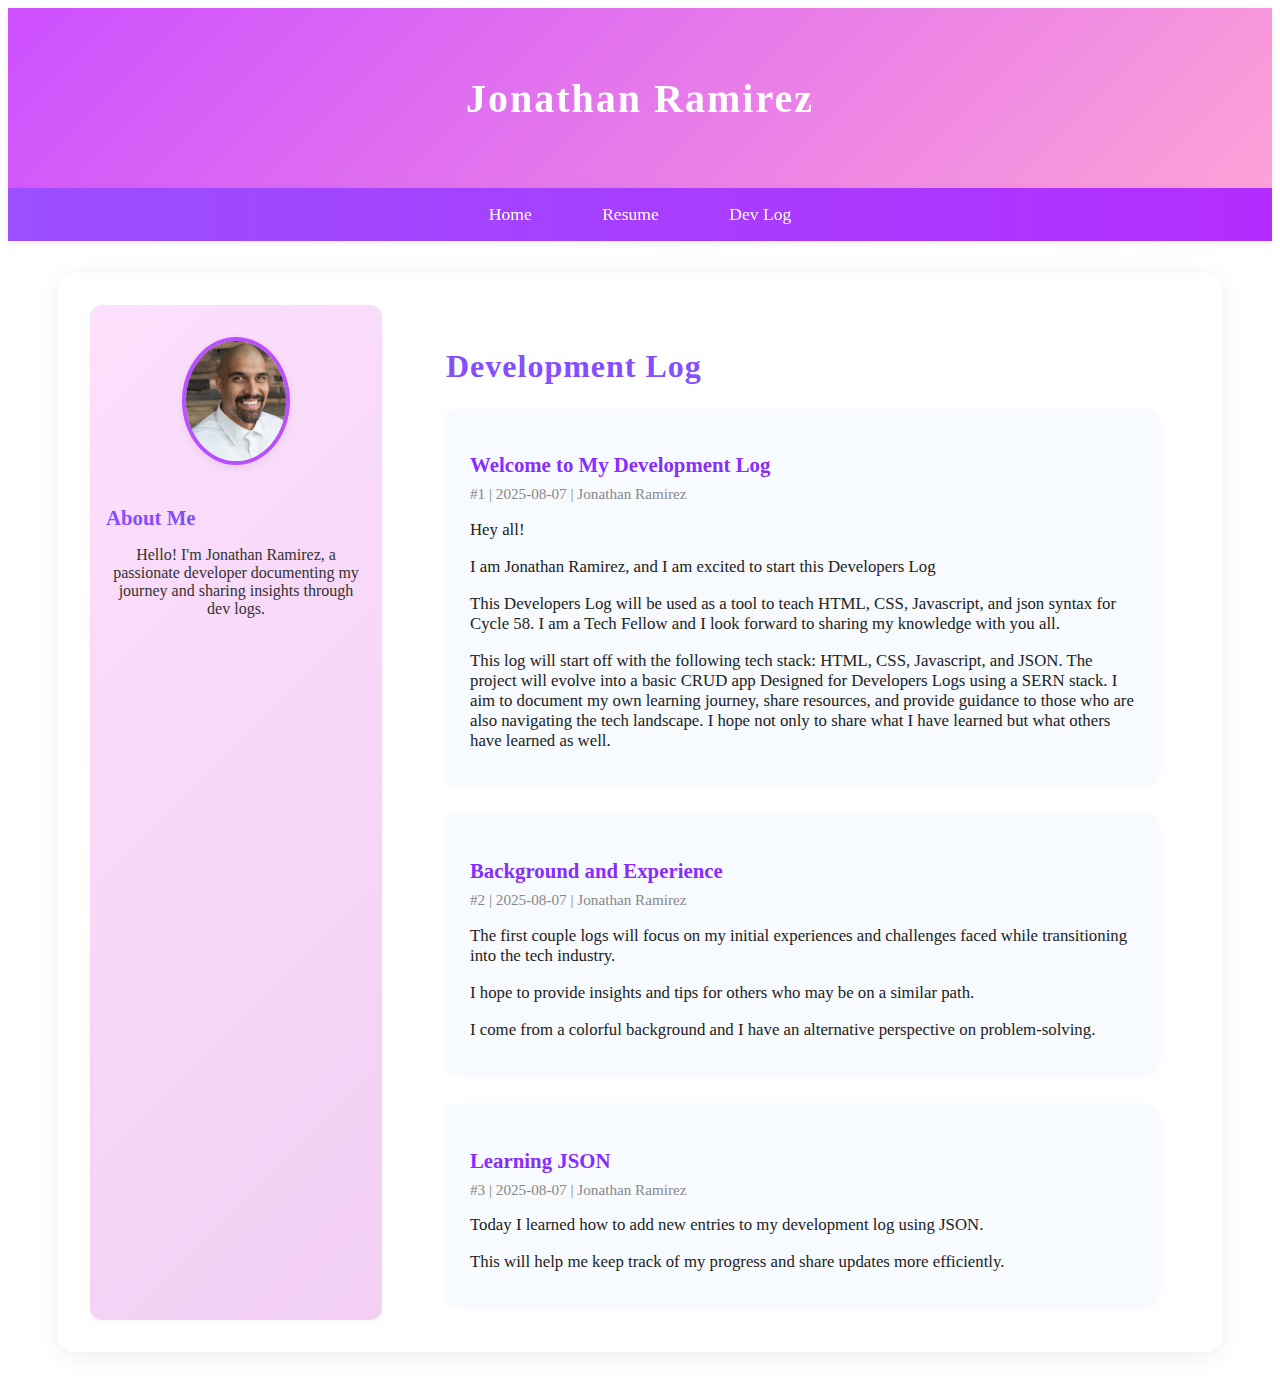
<file: index.html>
<!DOCTYPE html>
<html lang="en">
  <head>
    <meta charset="UTF-8" />
    <meta name="viewport" content="width=device-width, initial-scale=1.0" />
    <link rel="stylesheet" href="styles.css" />
    <script src="scripts.js" defer></script>
    <title>My Page</title>
  </head>
  <body>
    <div class="hero">Jonathan Ramirez</div>
    <nav class="navbar">
      <ul>
        <li><a href="#about">Home</a></li>
        <li><a href="#resume">Resume</a></li>
        <li><a href="#devlog">Dev Log</a></li>
      </ul>
    </nav>
    <div class="container">
      <aside class="sidebar">
        <img
          src="assets\ProfilePic.jpg"
          alt="Profile Image"
          class="profile-img"
        />
        <section>
          <h2>About Me</h2>
          <p>
            Hello! I'm Jonathan Ramirez, a passionate developer documenting my
            journey and sharing insights through dev logs.
          </p>
        </section>
      </aside>
      <main class="main-content">
        <h2 id="main-title">Dev Logs</h2>
        <div id="dev-logs"></div>
        <!-- Dev logs will be populated dynamically -->
      </main>
    </div>
  </body>
</html>
</file>
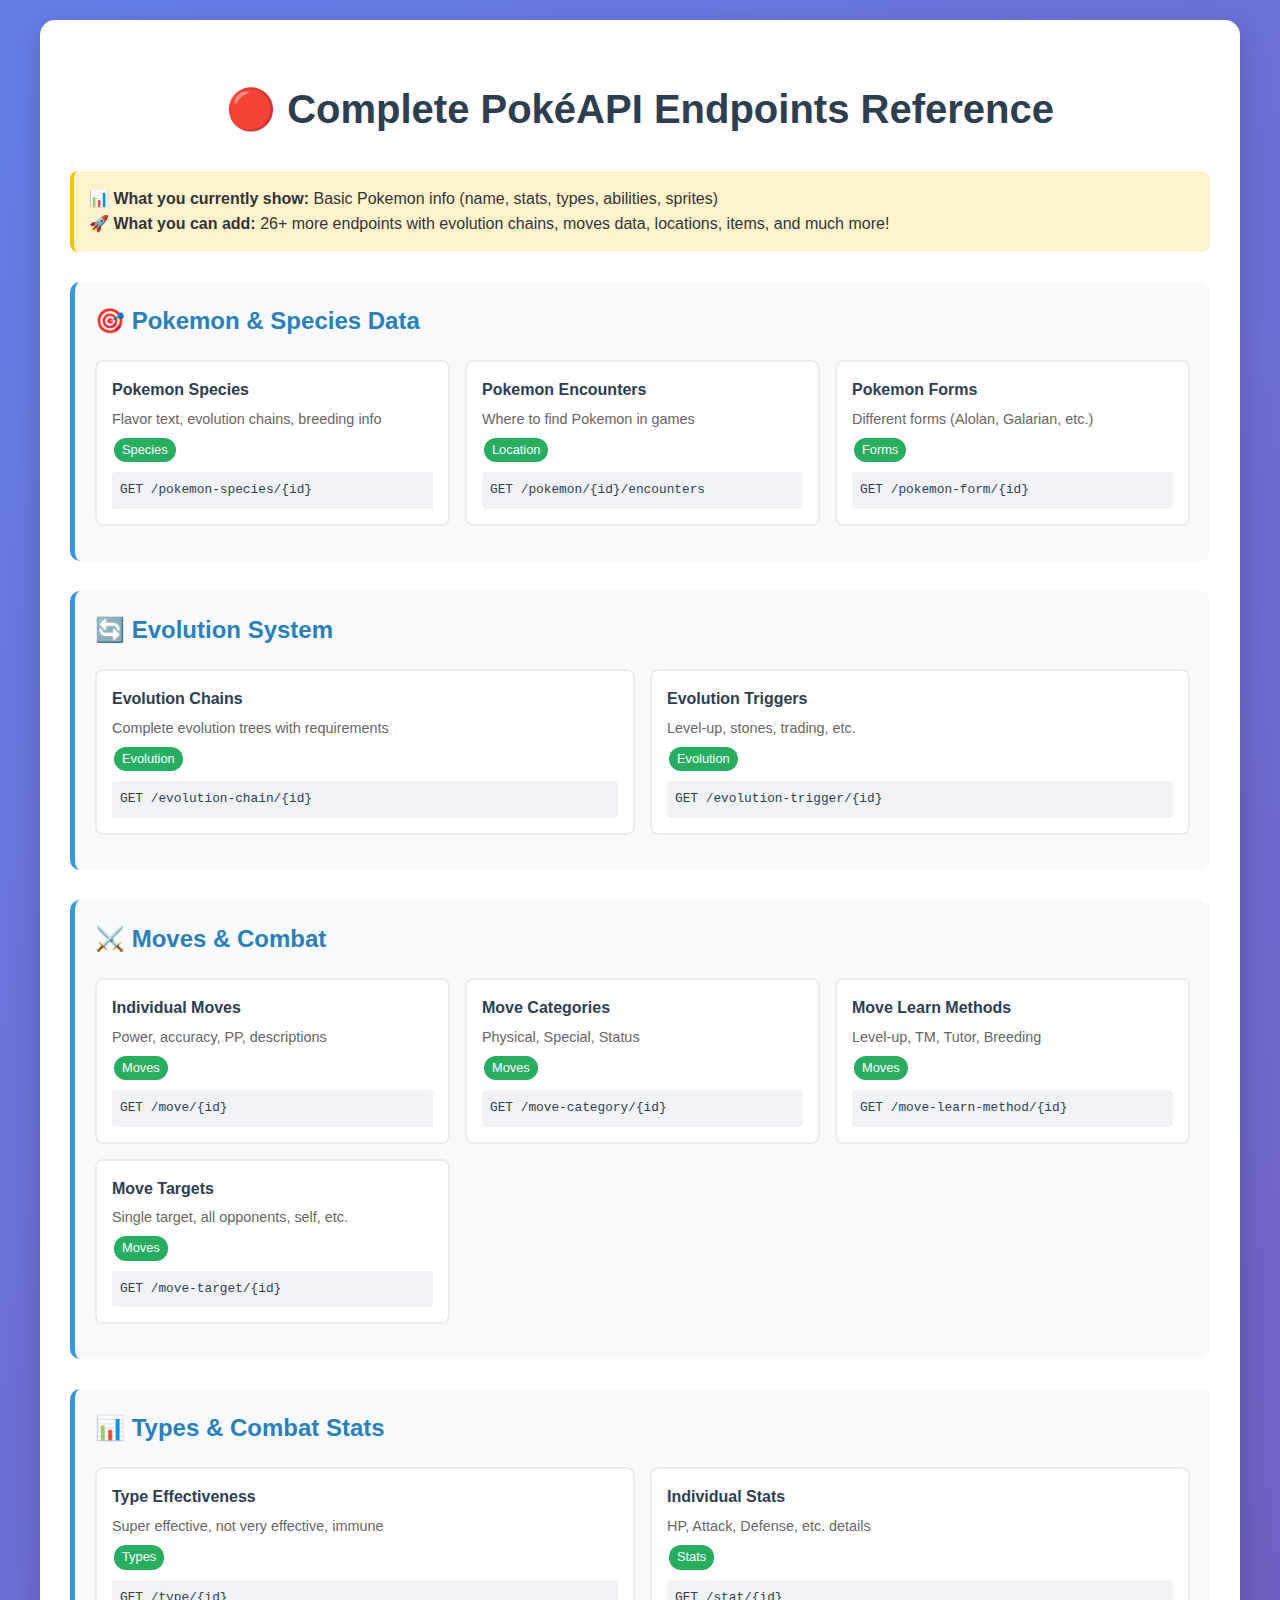
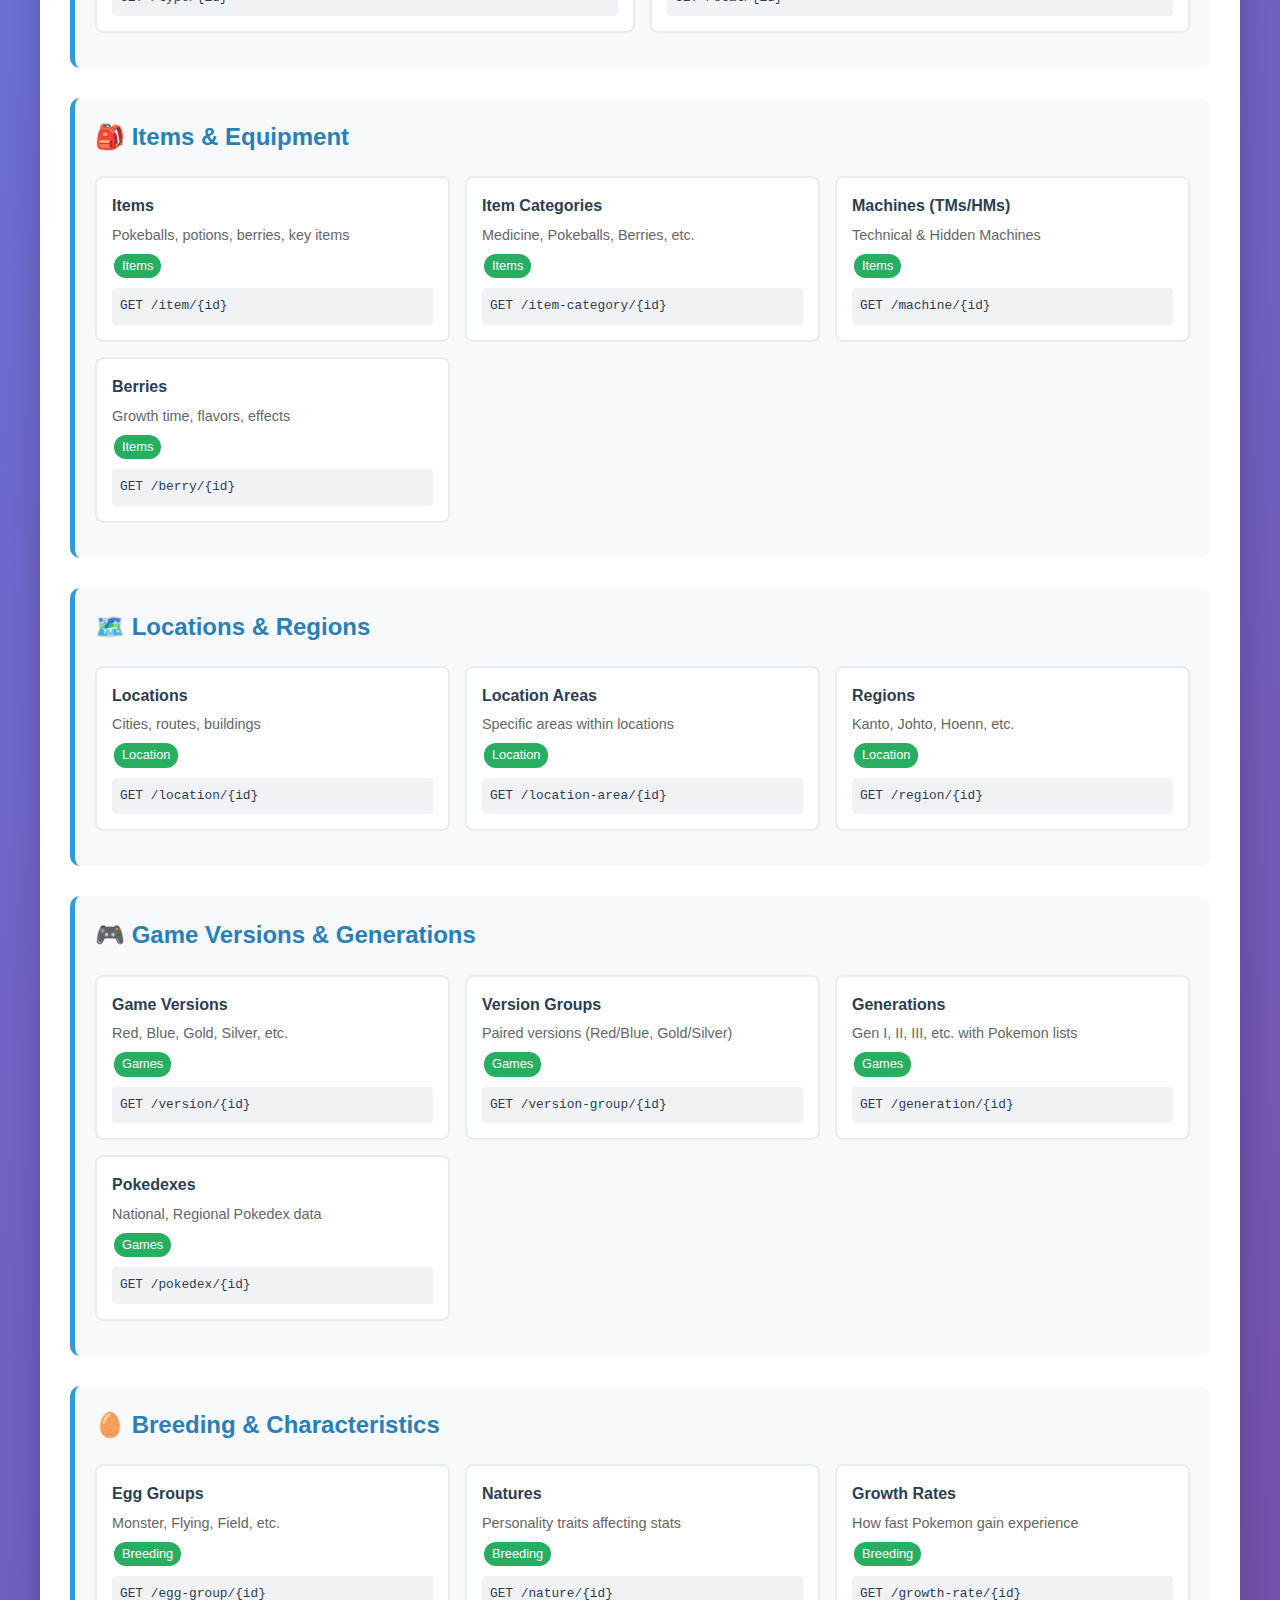
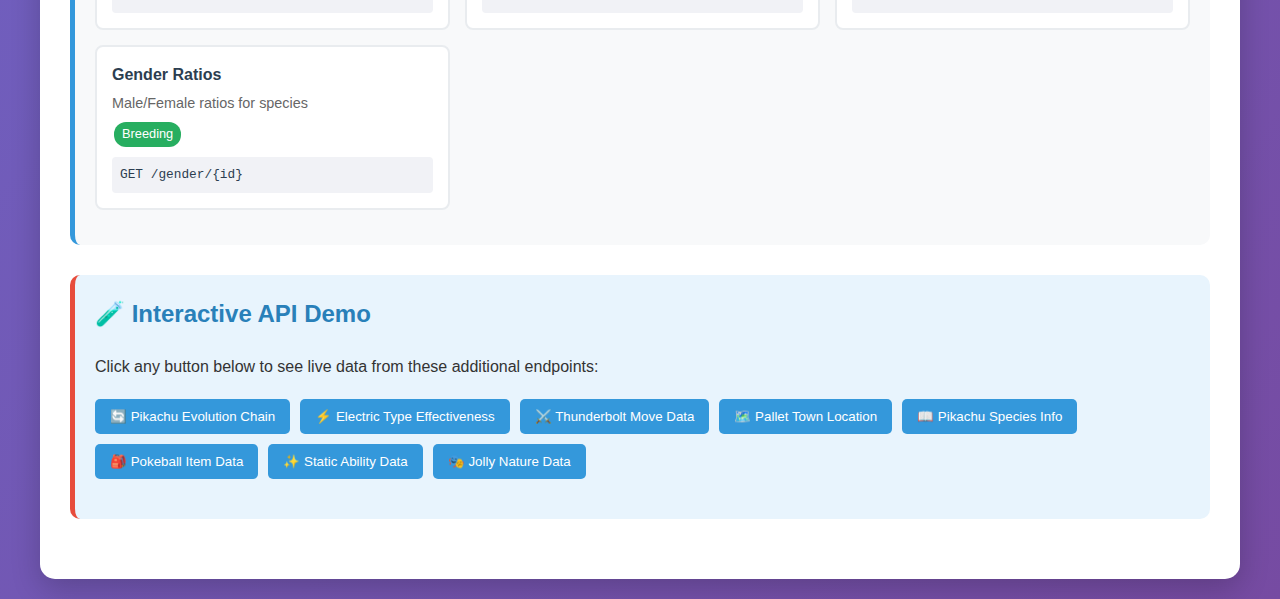
<file: api-endpoints-demo.html>
<!DOCTYPE html>
<html lang="en">
  <head>
    <meta charset="UTF-8" />
    <meta name="viewport" content="width=device-width, initial-scale=1.0" />
    <title>PokéAPI - All Available Endpoints Demo</title>
    <style>
      body {
        font-family: "Segoe UI", Tahoma, Geneva, Verdana, sans-serif;
        max-width: 1200px;
        margin: 0 auto;
        padding: 20px;
        background: linear-gradient(135deg, #667eea 0%, #764ba2 100%);
        color: #333;
        line-height: 1.6;
      }

      .container {
        background: white;
        border-radius: 15px;
        padding: 30px;
        box-shadow: 0 10px 30px rgba(0, 0, 0, 0.2);
      }

      h1 {
        color: #2c3e50;
        text-align: center;
        margin-bottom: 30px;
        font-size: 2.5em;
      }

      .section {
        margin: 30px 0;
        padding: 20px;
        border-radius: 10px;
        background: #f8f9fa;
        border-left: 5px solid #3498db;
      }

      .section h2 {
        color: #2980b9;
        margin-top: 0;
      }

      .endpoint-grid {
        display: grid;
        grid-template-columns: repeat(auto-fit, minmax(300px, 1fr));
        gap: 15px;
        margin: 15px 0;
      }

      .endpoint-card {
        background: white;
        padding: 15px;
        border-radius: 8px;
        border: 2px solid #e9ecef;
        transition: all 0.3s ease;
      }

      .endpoint-card:hover {
        border-color: #3498db;
        transform: translateY(-2px);
        box-shadow: 0 4px 15px rgba(52, 152, 219, 0.2);
      }

      .endpoint-name {
        font-weight: bold;
        color: #2c3e50;
        margin-bottom: 5px;
      }

      .endpoint-desc {
        font-size: 0.9em;
        color: #666;
        margin: 5px 0;
      }

      .endpoint-example {
        font-family: "Courier New", monospace;
        background: #f1f2f6;
        padding: 8px;
        border-radius: 4px;
        font-size: 0.8em;
        color: #2c3e50;
        margin-top: 8px;
      }

      .demo-section {
        background: #e8f4fd;
        border-left-color: #e74c3c;
        margin-top: 30px;
      }

      .demo-controls {
        display: flex;
        flex-wrap: wrap;
        gap: 10px;
        margin: 20px 0;
      }

      button {
        padding: 10px 15px;
        border: none;
        border-radius: 5px;
        background: #3498db;
        color: white;
        cursor: pointer;
        transition: background 0.3s ease;
      }

      button:hover {
        background: #2980b9;
      }

      .result-container {
        background: white;
        border-radius: 8px;
        padding: 20px;
        margin: 15px 0;
        max-height: 400px;
        overflow-y: auto;
        border: 2px solid #ddd;
      }

      .loading {
        text-align: center;
        color: #666;
        font-style: italic;
      }

      .error {
        color: #e74c3c;
        background: #fadbd8;
        padding: 10px;
        border-radius: 5px;
      }

      .data-type {
        background: #27ae60;
        color: white;
        padding: 2px 8px;
        border-radius: 12px;
        font-size: 0.8em;
        display: inline-block;
        margin: 2px;
      }

      .highlight {
        background: #fff3cd;
        padding: 15px;
        border-radius: 8px;
        border-left: 4px solid #ffc107;
        margin: 15px 0;
      }
    </style>
  </head>
  <body>
    <div class="container">
      <h1>🔴 Complete PokéAPI Endpoints Reference</h1>

      <div class="highlight">
        <strong>📊 What you currently show:</strong> Basic Pokemon info (name,
        stats, types, abilities, sprites)<br />
        <strong>🚀 What you can add:</strong>
        <span id="additional-count">50+</span> more endpoints with evolution
        chains, moves data, locations, items, and much more!
      </div>

      <!-- Pokemon Related Endpoints -->
      <div class="section">
        <h2>🎯 Pokemon & Species Data</h2>
        <div class="endpoint-grid">
          <div class="endpoint-card">
            <div class="endpoint-name">Pokemon Species</div>
            <div class="endpoint-desc"
              >Flavor text, evolution chains, breeding info</div
            >
            <div data-type="species" class="data-type">Species</div>
            <div class="endpoint-example">GET /pokemon-species/{id}</div>
          </div>
          <div class="endpoint-card">
            <div class="endpoint-name">Pokemon Encounters</div>
            <div class="endpoint-desc">Where to find Pokemon in games</div>
            <div data-type="location" class="data-type">Location</div>
            <div class="endpoint-example">GET /pokemon/{id}/encounters</div>
          </div>
          <div class="endpoint-card">
            <div class="endpoint-name">Pokemon Forms</div>
            <div class="endpoint-desc"
              >Different forms (Alolan, Galarian, etc.)</div
            >
            <div data-type="forms" class="data-type">Forms</div>
            <div class="endpoint-example">GET /pokemon-form/{id}</div>
          </div>
        </div>
      </div>

      <!-- Evolution Endpoints -->
      <div class="section">
        <h2>🔄 Evolution System</h2>
        <div class="endpoint-grid">
          <div class="endpoint-card">
            <div class="endpoint-name">Evolution Chains</div>
            <div class="endpoint-desc"
              >Complete evolution trees with requirements</div
            >
            <div data-type="evolution" class="data-type">Evolution</div>
            <div class="endpoint-example">GET /evolution-chain/{id}</div>
          </div>
          <div class="endpoint-card">
            <div class="endpoint-name">Evolution Triggers</div>
            <div class="endpoint-desc">Level-up, stones, trading, etc.</div>
            <div data-type="evolution" class="data-type">Evolution</div>
            <div class="endpoint-example">GET /evolution-trigger/{id}</div>
          </div>
        </div>
      </div>

      <!-- Moves Endpoints -->
      <div class="section">
        <h2>⚔️ Moves & Combat</h2>
        <div class="endpoint-grid">
          <div class="endpoint-card">
            <div class="endpoint-name">Individual Moves</div>
            <div class="endpoint-desc">Power, accuracy, PP, descriptions</div>
            <div data-type="moves" class="data-type">Moves</div>
            <div class="endpoint-example">GET /move/{id}</div>
          </div>
          <div class="endpoint-card">
            <div class="endpoint-name">Move Categories</div>
            <div class="endpoint-desc">Physical, Special, Status</div>
            <div data-type="moves" class="data-type">Moves</div>
            <div class="endpoint-example">GET /move-category/{id}</div>
          </div>
          <div class="endpoint-card">
            <div class="endpoint-name">Move Learn Methods</div>
            <div class="endpoint-desc">Level-up, TM, Tutor, Breeding</div>
            <div data-type="moves" class="data-type">Moves</div>
            <div class="endpoint-example">GET /move-learn-method/{id}</div>
          </div>
          <div class="endpoint-card">
            <div class="endpoint-name">Move Targets</div>
            <div class="endpoint-desc"
              >Single target, all opponents, self, etc.</div
            >
            <div data-type="moves" class="data-type">Moves</div>
            <div class="endpoint-example">GET /move-target/{id}</div>
          </div>
        </div>
      </div>

      <!-- Types & Stats -->
      <div class="section">
        <h2>📊 Types & Combat Stats</h2>
        <div class="endpoint-grid">
          <div class="endpoint-card">
            <div class="endpoint-name">Type Effectiveness</div>
            <div class="endpoint-desc"
              >Super effective, not very effective, immune</div
            >
            <div data-type="types" class="data-type">Types</div>
            <div class="endpoint-example">GET /type/{id}</div>
          </div>
          <div class="endpoint-card">
            <div class="endpoint-name">Individual Stats</div>
            <div class="endpoint-desc">HP, Attack, Defense, etc. details</div>
            <div data-type="stats" class="data-type">Stats</div>
            <div class="endpoint-example">GET /stat/{id}</div>
          </div>
        </div>
      </div>

      <!-- Items & Equipment -->
      <div class="section">
        <h2>🎒 Items & Equipment</h2>
        <div class="endpoint-grid">
          <div class="endpoint-card">
            <div class="endpoint-name">Items</div>
            <div class="endpoint-desc"
              >Pokeballs, potions, berries, key items</div
            >
            <div data-type="items" class="data-type">Items</div>
            <div class="endpoint-example">GET /item/{id}</div>
          </div>
          <div class="endpoint-card">
            <div class="endpoint-name">Item Categories</div>
            <div class="endpoint-desc">Medicine, Pokeballs, Berries, etc.</div>
            <div data-type="items" class="data-type">Items</div>
            <div class="endpoint-example">GET /item-category/{id}</div>
          </div>
          <div class="endpoint-card">
            <div class="endpoint-name">Machines (TMs/HMs)</div>
            <div class="endpoint-desc">Technical & Hidden Machines</div>
            <div data-type="items" class="data-type">Items</div>
            <div class="endpoint-example">GET /machine/{id}</div>
          </div>
          <div class="endpoint-card">
            <div class="endpoint-name">Berries</div>
            <div class="endpoint-desc">Growth time, flavors, effects</div>
            <div data-type="items" class="data-type">Items</div>
            <div class="endpoint-example">GET /berry/{id}</div>
          </div>
        </div>
      </div>

      <!-- Locations & Regions -->
      <div class="section">
        <h2>🗺️ Locations & Regions</h2>
        <div class="endpoint-grid">
          <div class="endpoint-card">
            <div class="endpoint-name">Locations</div>
            <div class="endpoint-desc">Cities, routes, buildings</div>
            <div data-type="location" class="data-type">Location</div>
            <div class="endpoint-example">GET /location/{id}</div>
          </div>
          <div class="endpoint-card">
            <div class="endpoint-name">Location Areas</div>
            <div class="endpoint-desc">Specific areas within locations</div>
            <div data-type="location" class="data-type">Location</div>
            <div class="endpoint-example">GET /location-area/{id}</div>
          </div>
          <div class="endpoint-card">
            <div class="endpoint-name">Regions</div>
            <div class="endpoint-desc">Kanto, Johto, Hoenn, etc.</div>
            <div data-type="location" class="data-type">Location</div>
            <div class="endpoint-example">GET /region/{id}</div>
          </div>
        </div>
      </div>

      <!-- Game Data -->
      <div class="section">
        <h2>🎮 Game Versions & Generations</h2>
        <div class="endpoint-grid">
          <div class="endpoint-card">
            <div class="endpoint-name">Game Versions</div>
            <div class="endpoint-desc">Red, Blue, Gold, Silver, etc.</div>
            <div data-type="games" class="data-type">Games</div>
            <div class="endpoint-example">GET /version/{id}</div>
          </div>
          <div class="endpoint-card">
            <div class="endpoint-name">Version Groups</div>
            <div class="endpoint-desc"
              >Paired versions (Red/Blue, Gold/Silver)</div
            >
            <div data-type="games" class="data-type">Games</div>
            <div class="endpoint-example">GET /version-group/{id}</div>
          </div>
          <div class="endpoint-card">
            <div class="endpoint-name">Generations</div>
            <div class="endpoint-desc"
              >Gen I, II, III, etc. with Pokemon lists</div
            >
            <div data-type="games" class="data-type">Games</div>
            <div class="endpoint-example">GET /generation/{id}</div>
          </div>
          <div class="endpoint-card">
            <div class="endpoint-name">Pokedexes</div>
            <div class="endpoint-desc">National, Regional Pokedex data</div>
            <div data-type="games" class="data-type">Games</div>
            <div class="endpoint-example">GET /pokedex/{id}</div>
          </div>
        </div>
      </div>

      <!-- Breeding & Characteristics -->
      <div class="section">
        <h2>🥚 Breeding & Characteristics</h2>
        <div class="endpoint-grid">
          <div class="endpoint-card">
            <div class="endpoint-name">Egg Groups</div>
            <div class="endpoint-desc">Monster, Flying, Field, etc.</div>
            <div data-type="breeding" class="data-type">Breeding</div>
            <div class="endpoint-example">GET /egg-group/{id}</div>
          </div>
          <div class="endpoint-card">
            <div class="endpoint-name">Natures</div>
            <div class="endpoint-desc">Personality traits affecting stats</div>
            <div data-type="breeding" class="data-type">Breeding</div>
            <div class="endpoint-example">GET /nature/{id}</div>
          </div>
          <div class="endpoint-card">
            <div class="endpoint-name">Growth Rates</div>
            <div class="endpoint-desc">How fast Pokemon gain experience</div>
            <div data-type="breeding" class="data-type">Breeding</div>
            <div class="endpoint-example">GET /growth-rate/{id}</div>
          </div>
          <div class="endpoint-card">
            <div class="endpoint-name">Gender Ratios</div>
            <div class="endpoint-desc">Male/Female ratios for species</div>
            <div data-type="breeding" class="data-type">Breeding</div>
            <div class="endpoint-example">GET /gender/{id}</div>
          </div>
        </div>
      </div>

      <!-- Demo Section -->
      <div class="section demo-section">
        <h2>🧪 Interactive API Demo</h2>
        <p
          >Click any button below to see live data from these additional
          endpoints:</p
        >

        <div class="demo-controls">
          <button onclick="demoEvolutionChain()"
            >🔄 Pikachu Evolution Chain</button
          >
          <button onclick="demoTypeEffectiveness()"
            >⚡ Electric Type Effectiveness</button
          >
          <button onclick="demoMoveData()">⚔️ Thunderbolt Move Data</button>
          <button onclick="demoLocationData()">🗺️ Pallet Town Location</button>
          <button onclick="demoSpeciesData()">📖 Pikachu Species Info</button>
          <button onclick="demoItemData()">🎒 Pokeball Item Data</button>
          <button onclick="demoAbilityData()">✨ Static Ability Data</button>
          <button onclick="demoNatureData()">🎭 Jolly Nature Data</button>
        </div>

        <div id="demo-result" class="result-container" style="display: none">
          <div class="loading">Loading...</div>
        </div>
      </div>
    </div>

    <script src="enhanced-pokeapi.js"></script>
    <script>
      // Demo functions
      async function showResult(title, dataPromise) {
        const resultDiv = document.getElementById("demo-result");
        resultDiv.style.display = "block";
        resultDiv.innerHTML =
          '<div class="loading">🔄 Loading ' + title + "...</div>";

        try {
          const data = await dataPromise;
          resultDiv.innerHTML = `
                    <h3>${title}</h3>
                    <pre style="background: #f8f9fa; padding: 15px; border-radius: 5px; overflow-x: auto; max-height: 300px;">${JSON.stringify(
                      data,
                      null,
                      2
                    )}</pre>
                `;
        } catch (error) {
          resultDiv.innerHTML = `<div class="error">❌ Error loading ${title}: ${error.message}</div>`;
        }
      }

      async function demoEvolutionChain() {
        // Pikachu evolution chain ID is 10
        await showResult(
          "Pikachu Evolution Chain",
          EnhancedPokeAPI.getEvolutionChain(10)
        );
      }

      async function demoTypeEffectiveness() {
        await showResult(
          "Electric Type Effectiveness",
          EnhancedPokeAPI.getTypeEffectiveness("electric")
        );
      }

      async function demoMoveData() {
        await showResult(
          "Thunderbolt Move Data",
          EnhancedPokeAPI.getMove("thunderbolt")
        );
      }

      async function demoLocationData() {
        await showResult(
          "Pallet Town Location",
          EnhancedPokeAPI.getLocation("pallet-town")
        );
      }

      async function demoSpeciesData() {
        await showResult(
          "Pikachu Species Data",
          EnhancedPokeAPI.getPokemonSpecies("pikachu")
        );
      }

      async function demoItemData() {
        await showResult(
          "Pokeball Item Data",
          EnhancedPokeAPI.getItem("poke-ball")
        );
      }

      async function demoAbilityData() {
        await showResult(
          "Static Ability Data",
          EnhancedPokeAPI.getAbility("static")
        );
      }

      async function demoNatureData() {
        await showResult(
          "Jolly Nature Data",
          EnhancedPokeAPI.getNature("jolly")
        );
      }

      // Count additional endpoints
      document.addEventListener("DOMContentLoaded", function () {
        const endpointCards = document.querySelectorAll(".endpoint-card");
        document.getElementById("additional-count").textContent =
          endpointCards.length + "+";
      });
    </script>
  </body>
</html>
</file>
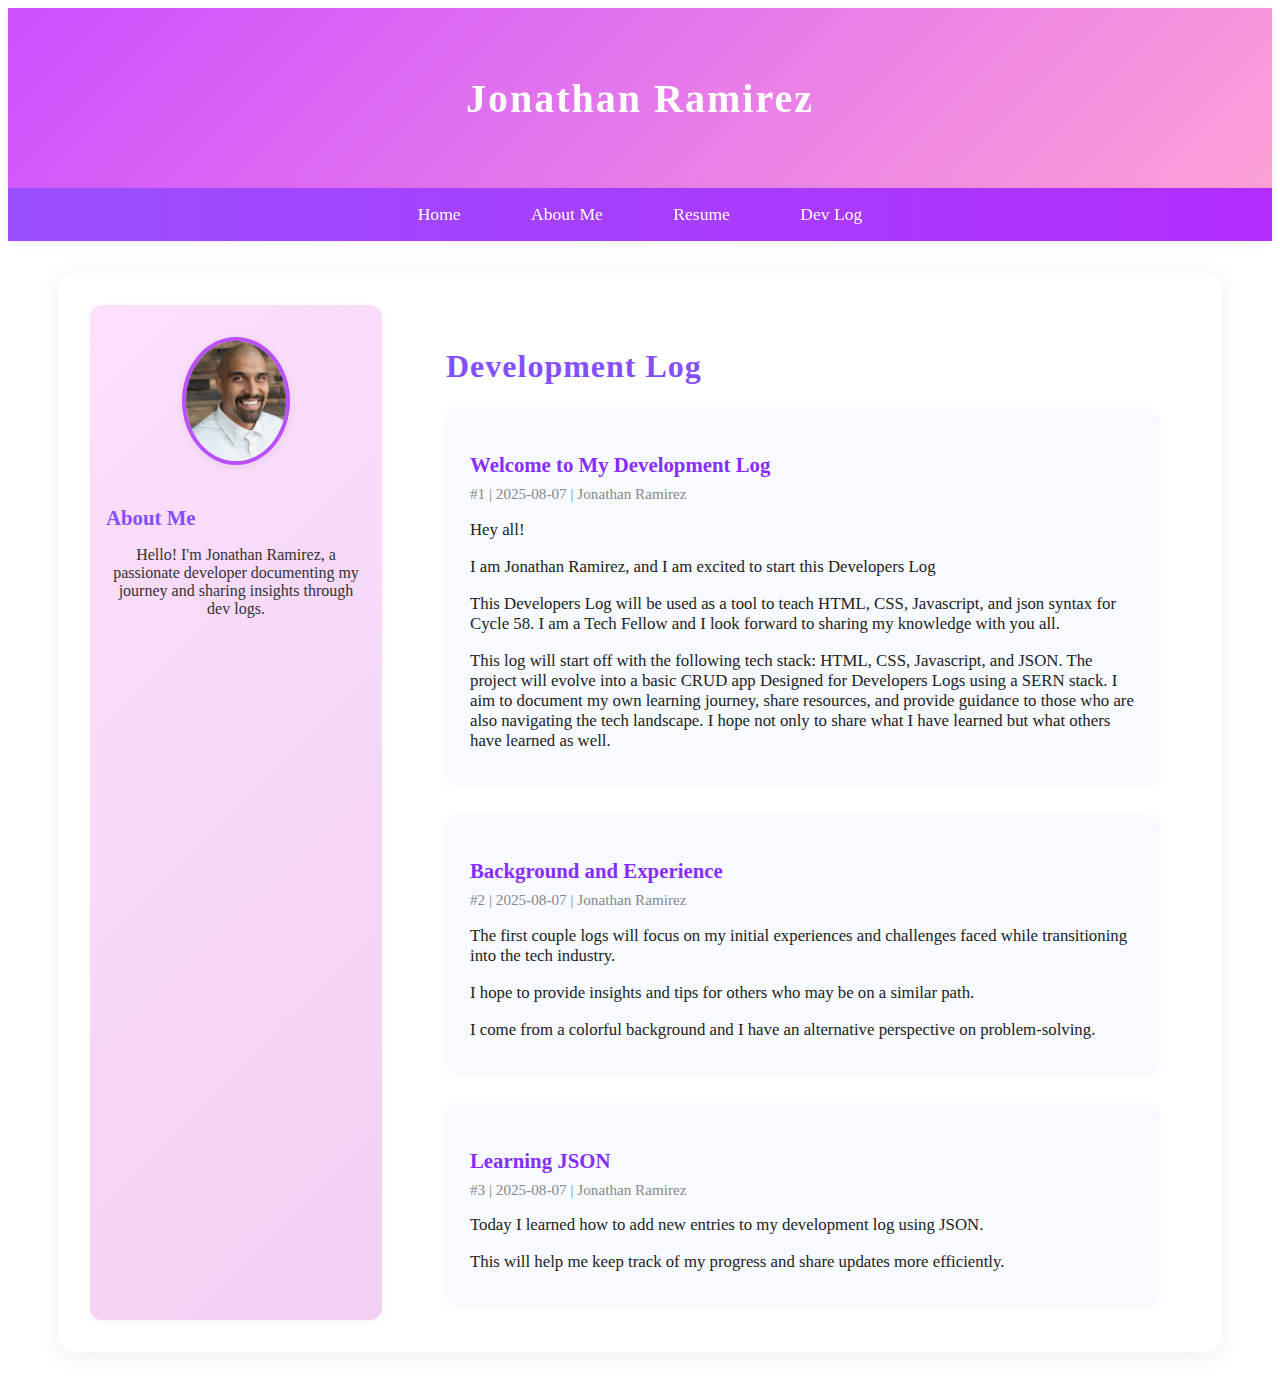
<file: myRoadMap.html>
<!DOCTYPE html>
<html lang="en">
  <head>
    <meta charset="UTF-8" />
    <meta name="viewport" content="width=device-width, initial-scale=1.0" />
    <link rel="stylesheet" href="styles.css" />
    <script src="scripts.js" defer></script>
    <title>My Page</title>
  </head>
  <body>
    <div class="hero">Jonathan Ramirez</div>
    <nav class="navbar">
      <ul>
        <li><a href="#home">Home</a></li>
        <li><a href="#about">About Me</a></li>
        <li><a href="#resume">Resume</a></li>
        <li><a href="#devlog">Dev Log</a></li>
      </ul>
    </nav>
    <div class="container">
      <aside class="sidebar">
        <img
          src="assets\ProfilePic.jpg"
          alt="Profile Image"
          class="profile-img"
        />
        <section>
          <h2>About Me</h2>
          <p>
            Hello! I'm Jonathan Ramirez, a passionate developer documenting my
            journey and sharing insights through dev logs.
          </p>
        </section>
      </aside>
      <main class="main-content">
        <h2 id="main-title">Dev Logs</h2>
        <div id="dev-logs"></div>
        <!-- Dev logs will be populated dynamically -->
      </main>
    </div>
  </body>
</html>
</file>
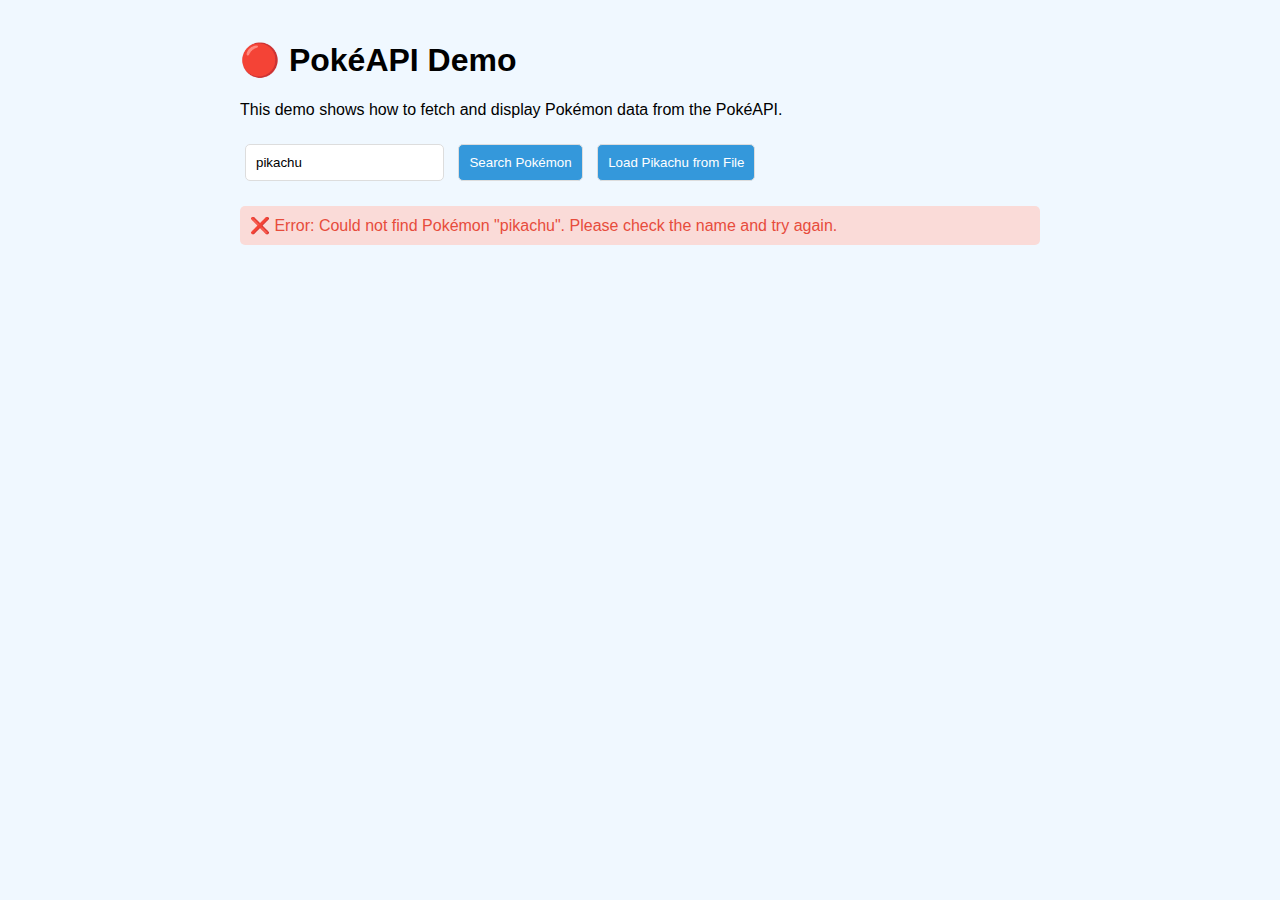
<file: pokemon-demo.html>
<!DOCTYPE html>
<html lang="en">
<head>
    <meta charset="UTF-8">
    <meta name="viewport" content="width=device-width, initial-scale=1.0">
    <title>PokéAPI Demo</title>
    <style>
        body {
            font-family: Arial, sans-serif;
            max-width: 800px;
            margin: 0 auto;
            padding: 20px;
            background-color: #f0f8ff;
        }
        .pokemon-card {
            background: white;
            border-radius: 10px;
            padding: 20px;
            margin: 20px 0;
            box-shadow: 0 4px 6px rgba(0,0,0,0.1);
        }
        .pokemon-image {
            max-width: 200px;
            height: auto;
            display: block;
            margin: 0 auto;
        }
        .stats {
            display: grid;
            grid-template-columns: repeat(auto-fit, minmax(150px, 1fr));
            gap: 10px;
            margin: 10px 0;
        }
        .stat {
            background: #f8f9fa;
            padding: 8px;
            border-radius: 5px;
        }
        .type {
            display: inline-block;
            padding: 4px 8px;
            margin: 2px;
            border-radius: 15px;
            color: white;
            font-size: 12px;
            font-weight: bold;
        }
        .type.electric { background-color: #f4d03f; }
        .type.fire { background-color: #e74c3c; }
        .type.water { background-color: #3498db; }
        .type.grass { background-color: #27ae60; }
        .type.normal { background-color: #95a5a6; }
        .search-container {
            margin: 20px 0;
        }
        input, button {
            padding: 10px;
            margin: 5px;
            border: 1px solid #ddd;
            border-radius: 5px;
        }
        button {
            background-color: #3498db;
            color: white;
            cursor: pointer;
        }
        button:hover {
            background-color: #2980b9;
        }
        .loading {
            text-align: center;
            color: #666;
        }
        .error {
            color: #e74c3c;
            background-color: #fadbd8;
            padding: 10px;
            border-radius: 5px;
            margin: 10px 0;
        }
    </style>
</head>
<body>
    <h1>🔴 PokéAPI Demo</h1>
    <p>This demo shows how to fetch and display Pokémon data from the PokéAPI.</p>
    
    <div class="search-container">
        <input type="text" id="pokemonInput" placeholder="Enter Pokémon name or ID (e.g., pikachu, 25)" value="pikachu">
        <button onclick="searchPokemon()">Search Pokémon</button>
        <button onclick="loadPikachuFromFile()">Load Pikachu from File</button>
    </div>
    
    <div id="result"></div>

    <script>
        // PokéAPI utility class
        class PokeAPI {
            static BASE_URL = "https://pokeapi.co/api/v2/";
            
            static async getPokemon(nameOrId) {
                try {
                    const response = await fetch(`${this.BASE_URL}pokemon/${nameOrId}`);
                    if (!response.ok) {
                        throw new Error(`HTTP error! status: ${response.status}`);
                    }
                    return await response.json();
                } catch (error) {
                    console.error("Error fetching Pokemon data:", error);
                    throw error;
                }
            }
            
            static extractPokemonInfo(pokemonData) {
                return {
                    id: pokemonData.id,
                    name: pokemonData.name,
                    height: pokemonData.height,
                    weight: pokemonData.weight,
                    baseExperience: pokemonData.base_experience,
                    types: pokemonData.types.map(type => type.type.name),
                    abilities: pokemonData.abilities.map(ability => ({
                        name: ability.ability.name,
                        isHidden: ability.is_hidden
                    })),
                    stats: pokemonData.stats.map(stat => ({
                        name: stat.stat.name,
                        baseStat: stat.base_stat
                    })),
                    sprite: pokemonData.sprites.front_default,
                    officialArtwork: pokemonData.sprites.other?.['official-artwork']?.front_default || pokemonData.sprites.front_default
                };
            }
        }

        function displayPokemon(pokemonInfo) {
            const resultDiv = document.getElementById('result');
            resultDiv.innerHTML = `
                <div class="pokemon-card">
                    <h2>${pokemonInfo.name.charAt(0).toUpperCase() + pokemonInfo.name.slice(1)} (#${pokemonInfo.id})</h2>
                    <img src="${pokemonInfo.officialArtwork}" alt="${pokemonInfo.name}" class="pokemon-image">
                    
                    <p><strong>Types:</strong> 
                        ${pokemonInfo.types.map(type => `<span class="type ${type}">${type}</span>`).join('')}
                    </p>
                    
                    <p><strong>Height:</strong> ${pokemonInfo.height / 10} m</p>
                    <p><strong>Weight:</strong> ${pokemonInfo.weight / 10} kg</p>
                    <p><strong>Base Experience:</strong> ${pokemonInfo.baseExperience}</p>
                    
                    <h3>Abilities:</h3>
                    <ul>
                        ${pokemonInfo.abilities.map(ability => 
                            `<li>${ability.name}${ability.isHidden ? ' (Hidden)' : ''}</li>`
                        ).join('')}
                    </ul>
                    
                    <h3>Base Stats:</h3>
                    <div class="stats">
                        ${pokemonInfo.stats.map(stat => 
                            `<div class="stat">
                                <strong>${stat.name}:</strong> ${stat.baseStat}
                            </div>`
                        ).join('')}
                    </div>
                </div>
            `;
        }

        async function searchPokemon() {
            const input = document.getElementById('pokemonInput');
            const pokemonName = input.value.trim().toLowerCase();
            
            if (!pokemonName) {
                alert('Please enter a Pokémon name or ID');
                return;
            }
            
            const resultDiv = document.getElementById('result');
            resultDiv.innerHTML = '<div class="loading">🔄 Loading Pokémon data...</div>';
            
            try {
                const pokemonData = await PokeAPI.getPokemon(pokemonName);
                const pokemonInfo = PokeAPI.extractPokemonInfo(pokemonData);
                displayPokemon(pokemonInfo);
            } catch (error) {
                resultDiv.innerHTML = `<div class="error">❌ Error: Could not find Pokémon "${pokemonName}". Please check the name and try again.</div>`;
            }
        }

        async function loadPikachuFromFile() {
            const resultDiv = document.getElementById('result');
            resultDiv.innerHTML = '<div class="loading">🔄 Loading Pikachu from local file...</div>';
            
            try {
                const response = await fetch('Pikachu.json');
                const pikachuData = await response.json();
                const pokemonInfo = PokeAPI.extractPokemonInfo(pikachuData);
                displayPokemon(pokemonInfo);
            } catch (error) {
                resultDiv.innerHTML = `<div class="error">❌ Error: Could not load Pikachu.json file. Make sure it exists in the same directory.</div>`;
            }
        }

        // Load Pikachu by default when page loads
        window.addEventListener('load', () => {
            searchPokemon();
        });

        // Allow searching with Enter key
        document.getElementById('pokemonInput').addEventListener('keypress', function(e) {
            if (e.key === 'Enter') {
                searchPokemon();
            }
        });
    </script>
</body>
</html>
</file>
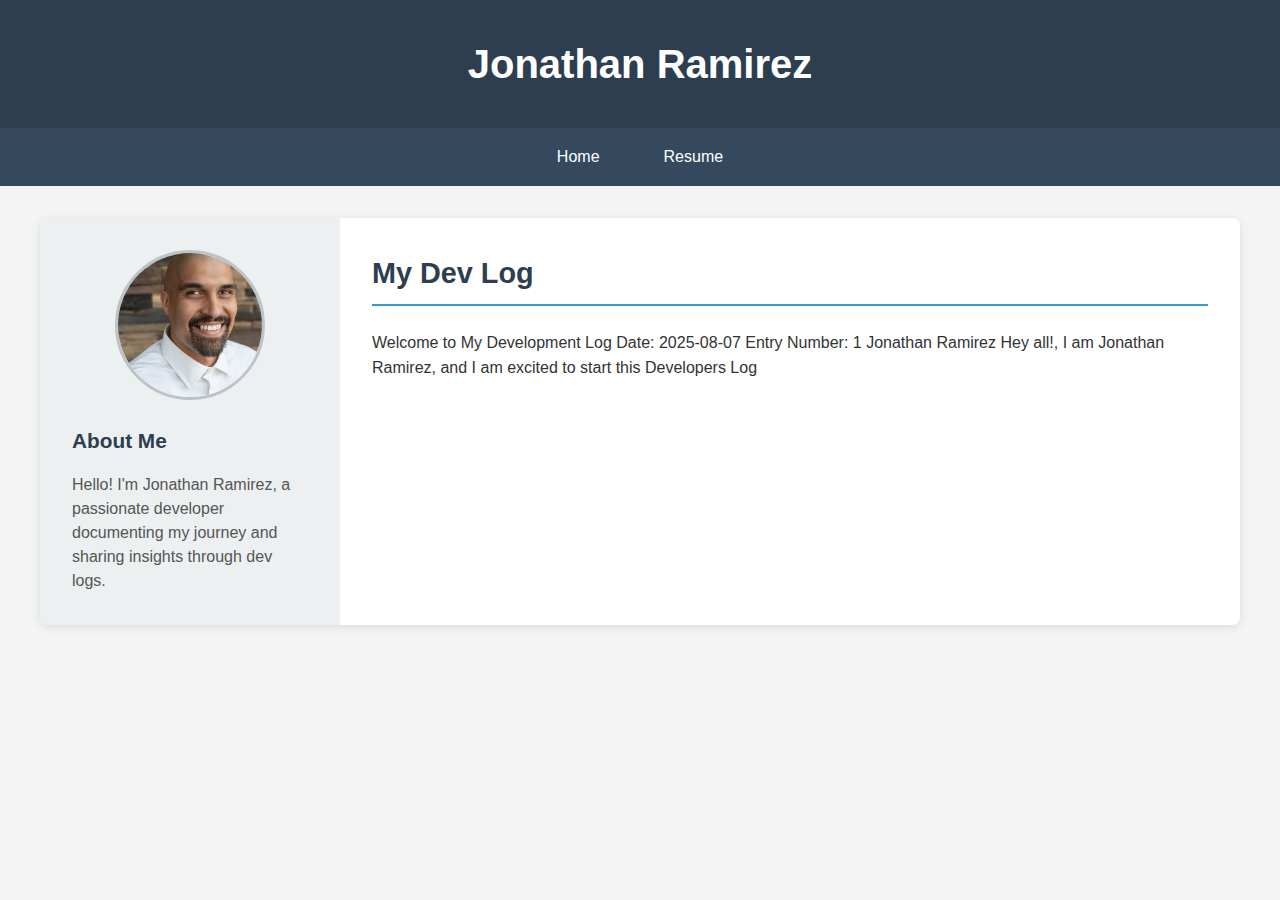
<file: testIndex.html>
<!DOCTYPE html>
<html lang="en">
  <head>
    <meta charset="UTF-8" />
    <meta name="viewport" content="width=device-width, initial-scale=1.0" />
    <link rel="stylesheet" href="teststyles.css" />
    <title>JVC's Dev Log - Cycle 58</title>
  </head>
  <body>
    <div class="hero">Jonathan Ramirez</div>
    <nav class="navbar">
      <ul>
        <li><a href="#about">Home</a></li>
        <li><a href="https://www.jvcswebdesigns.xyz/about.html" rel="noopener noreferrer" target="_blank">Resume</a></li>
      </ul>
    </nav>
    <div class="container">
      <aside class="sidebar">
        <img
          src="assets\ProfilePic.jpg"
          alt="Profile Image"
          class="profile-img"
        />
        <section>
          <h2>About Me</h2>
          <p>
            Hello! I'm Jonathan Ramirez, a passionate developer documenting my
            journey and sharing insights through dev logs.
          </p>
        </section>
      </aside>
      <main class="main-content">
        <h2 id="main-title">My Dev Log</h2>
        <div id="dev-logs">Welcome to My Development Log

Date: 2025-08-07
Entry Number: 1
Jonathan Ramirez
        
    Hey all!,
I am Jonathan Ramirez, and I am excited to start this Developers Log
</div>
        <!-- Dev logs will be populated dynamically -->
      </main>
    </div>
  </body>
</html>
</file>
<file: styles.css>
/* Navbar Styles */
.navbar {
  width: 100%;
  background: linear-gradient(90deg, #9b4fff 0%, #b22dff 100%);
  box-shadow: 0 2px 8px rgba(0, 0, 0, 0.07);
  position: sticky;
  top: 0;
  z-index: 20;
}
.navbar ul {
  display: flex;
  justify-content: center;
  align-items: center;
  gap: 2rem;
  list-style: none;
  margin: 0;
  padding: 1rem 0;
}
.navbar li {
  margin: 0;
}
.navbar a {
  color: #fff;
  text-decoration: none;
  font-size: 1.1rem;
  font-weight: 500;
  padding: 0.5rem 1.2rem;
  border-radius: 6px;
  transition: background 0.2s, color 0.2s;
}
.navbar a:hover,
.navbar a:focus {
  background: #fff;
  color: #8f2dff;
}

@media (max-width: 700px) {
  .navbar ul {
    gap: 0.5rem;
    padding: 0.5rem 0;
  }
  .navbar a {
    font-size: 1rem;
    padding: 0.4rem 0.7rem;
  }
}
.hero {
  position: sticky;
  top: 0;
  height: 20vh;
  background: linear-gradient(135deg, #cd4fff 0%, #fda1d7 100%);
  display: flex;
  align-items: center;
  justify-content: center;
  color: #fff;
  font-size: 2.5rem;
  font-weight: bold;
  z-index: 10;
  box-shadow: 0 2px 8px rgba(0, 0, 0, 0.08);
  letter-spacing: 2px;
}

.container {
  display: flex;
  gap: 2rem;
  max-width: 1100px;
  margin: 2rem auto;
  background: #fff;
  border-radius: 16px;
  box-shadow: 0 4px 24px rgba(0, 0, 0, 0.07);
  padding: 2rem;
}

.sidebar {
  flex: 0 0 260px;
  background: linear-gradient(135deg, #fce0fc 0%, #f2cff3 100%);
  border-radius: 12px;
  padding: 2rem 1rem;
  display: flex;
  flex-direction: column;
  align-items: center;
  box-shadow: 0 2px 8px rgba(0, 0, 0, 0.04);
}

.profile-img {
  width: 100px;
  height: 120px;
  border-radius: 50%;
  object-fit: cover;
  margin-bottom: 1.5rem;
  box-shadow: 0 2px 8px rgba(0, 0, 0, 0.08);
  border: 4px solid #b94fff;
}

.sidebar h2 {
  font-size: 1.3rem;
  margin-bottom: 0.5rem;
  color: #844fff;
}

.sidebar p {
  font-size: 1rem;
  color: #333;
  text-align: center;
}

.main-content {
  flex: 1;
  padding: 1rem 2rem;
}

#main-title {
  font-size: 2rem;
  color: #844fff;
  margin-bottom: 1.5rem;
  letter-spacing: 1px;
}

#dev-logs {
  display: flex;
  flex-direction: column;
  gap: 2rem;
}

#dev-logs article {
  background: #f7faff;
  border-radius: 10px;
  box-shadow: 0 2px 8px rgba(132, 79, 255, 0.07);
  padding: 1.5rem;
  transition: box-shadow 0.2s;
}

#dev-logs article:hover {
  box-shadow: 0 6px 24px rgba(146, 79, 255, 0.13);
}

#dev-logs h3 {
  color: #882dff;
  margin-bottom: 0.5rem;
  font-size: 1.3rem;
}

#dev-logs small {
  display: block;
  color: #888;
  margin-bottom: 1rem;
  font-size: 0.95rem;
}

#dev-logs p {
  color: #222222;
  font-size: 1.05rem;
  margin-bottom: 0.5rem;
}

@media (max-width: 900px) {
  .container {
    flex-direction: column;
    padding: 1rem;
    gap: 1rem;
  }
  .sidebar {
    flex: none;
    width: 100%;
    margin-bottom: 1rem;
    padding: 1rem;
  }
  .main-content {
    padding: 1rem;
  }
}
</file>
<file: teststyles.css>
/* ===================================
   BASIC CSS TUTORIAL FOR INTERNS
   ===================================
   This file demonstrates fundamental CSS concepts:
   - Selectors (targeting HTML elements)
   - Properties (what to style)
   - Values (how to style it)
   - Box model (margin, padding, border)
   - Layout (flexbox basics)
*/

/* RESET STYLES - Remove browser default styling */
/* The * selector targets ALL elements on the page */
* {
  margin: 0; /* Remove default spacing around elements */
  padding: 0; /* Remove default inner spacing */
  box-sizing: border-box; /* Include padding/border in element width */
}

/* BODY STYLING - Sets defaults for the entire page */
body {
  font-family: Arial, sans-serif; /* Choose a clean, readable font */
  line-height: 1.6; /* Space between lines for readability */
  color: #333; /* Dark gray text color */
  background-color: #f4f4f4; /* Light gray background */
}

/* HERO SECTION - The big title at the top */
.hero {
  background-color: #2c3e50; /* Dark blue-gray background */
  color: white; /* White text */
  text-align: center; /* Center the text */
  padding: 2rem; /* Add space inside (2rem = 32px) */
  font-size: 2.5rem; /* Make text large */
  font-weight: bold; /* Make text thick/bold */
}

/* NAVIGATION BAR - The menu links */
.navbar {
  background-color: #34495e; /* Slightly lighter than hero */
  padding: 1rem; /* Add space inside */
}

/* NAVIGATION LIST - Remove default list styling */
.navbar ul {
  list-style: none; /* Remove bullet points */
  display: flex; /* Use flexbox for horizontal layout */
  justify-content: center; /* Center the navigation items */
  gap: 2rem; /* Space between navigation items */
}

/* NAVIGATION LINKS - Style the clickable links */
.navbar a {
  color: white; /* White text */
  text-decoration: none; /* Remove underline */
  padding: 0.5rem 1rem; /* Add space around text */
  border-radius: 4px; /* Rounded corners */
  transition: background-color 0.3s; /* Smooth color change on hover */
}

/* HOVER EFFECT - What happens when you hover over navigation */
.navbar a:hover {
  background-color: #2c3e50; /* Darker background on hover */
}

/* MAIN CONTAINER - Holds sidebar and main content */
.container {
  display: flex; /* Use flexbox for side-by-side layout */
  max-width: 1200px; /* Don't get wider than 1200px */
  margin: 2rem auto; /* Center container with space above/below */
  background-color: white; /* White background */
  border-radius: 8px; /* Rounded corners */
  box-shadow: 0 2px 10px rgba(0, 0, 0, 0.1); /* Subtle shadow effect */
  overflow: hidden; /* Hide content that goes outside */
}

/* SIDEBAR - Left column with profile and about */
.sidebar {
  background-color: #ecf0f1; /* Light gray background */
  padding: 2rem; /* Space inside */
  width: 300px; /* Fixed width */
  min-height: 400px; /* Minimum height */
}

/* PROFILE IMAGE - The profile picture */
.profile-img {
  width: 150px; /* Set width */
  height: 150px; /* Set height */
  border-radius: 50%; /* Make it circular (50% = perfect circle) */
  object-fit: cover; /* Crop image to fit without stretching */
  display: block; /* Make it a block element */
  margin: 0 auto 1.5rem auto; /* Center it and add space below */
  border: 3px solid #bdc3c7; /* Add a border around the image */
}

/* SIDEBAR HEADINGS - h2 elements in the sidebar */
.sidebar h2 {
  color: #2c3e50; /* Dark blue-gray color */
  margin-bottom: 1rem; /* Space below heading */
  font-size: 1.3rem; /* Slightly larger text */
}

/* SIDEBAR PARAGRAPHS - Text in the sidebar */
.sidebar p {
  color: #555; /* Medium gray text */
  line-height: 1.5; /* Space between lines */
}

/* MAIN CONTENT AREA - Right column for main content */
.main-content {
  flex: 1; /* Take up remaining space */
  padding: 2rem; /* Space inside */
}

/* MAIN TITLE - The h2 in main content */
.main-content h2 {
  color: #2c3e50; /* Match sidebar headings */
  margin-bottom: 1.5rem; /* Space below */
  font-size: 1.8rem; /* Larger text */
  border-bottom: 2px solid #3498db; /* Blue underline */
  padding-bottom: 0.5rem; /* Space between text and underline */
}

/* RESPONSIVE DESIGN - Make it work on smaller screens */
/* @media is a "media query" - it applies styles only when conditions are met */
@media (max-width: 768px) {
  /* When screen is 768px or smaller (tablets/phones) */

  .container {
    flex-direction: column; /* Stack sidebar above main content */
    margin: 1rem; /* Less margin on small screens */
  }

  .sidebar {
    width: 100%; /* Full width on small screens */
  }

  .hero {
    font-size: 1.8rem; /* Smaller text on small screens */
    padding: 1rem; /* Less padding */
  }

  .navbar ul {
    flex-direction: column; /* Stack navigation vertically */
    gap: 0.5rem; /* Less space between items */
  }
}

/* ===================================
   CSS CONCEPTS DEMONSTRATED:
   ===================================
   1. SELECTORS: .class, element, #id
   2. BOX MODEL: margin, padding, border
   3. COLORS: hex codes (#ffffff), rgba()
   4. LAYOUT: flexbox (display: flex)
   5. RESPONSIVE: media queries
   6. EFFECTS: hover states, transitions
   7. TYPOGRAPHY: font-size, font-weight
   8. SPACING: rem units (relative to font size)
*/
</file>
